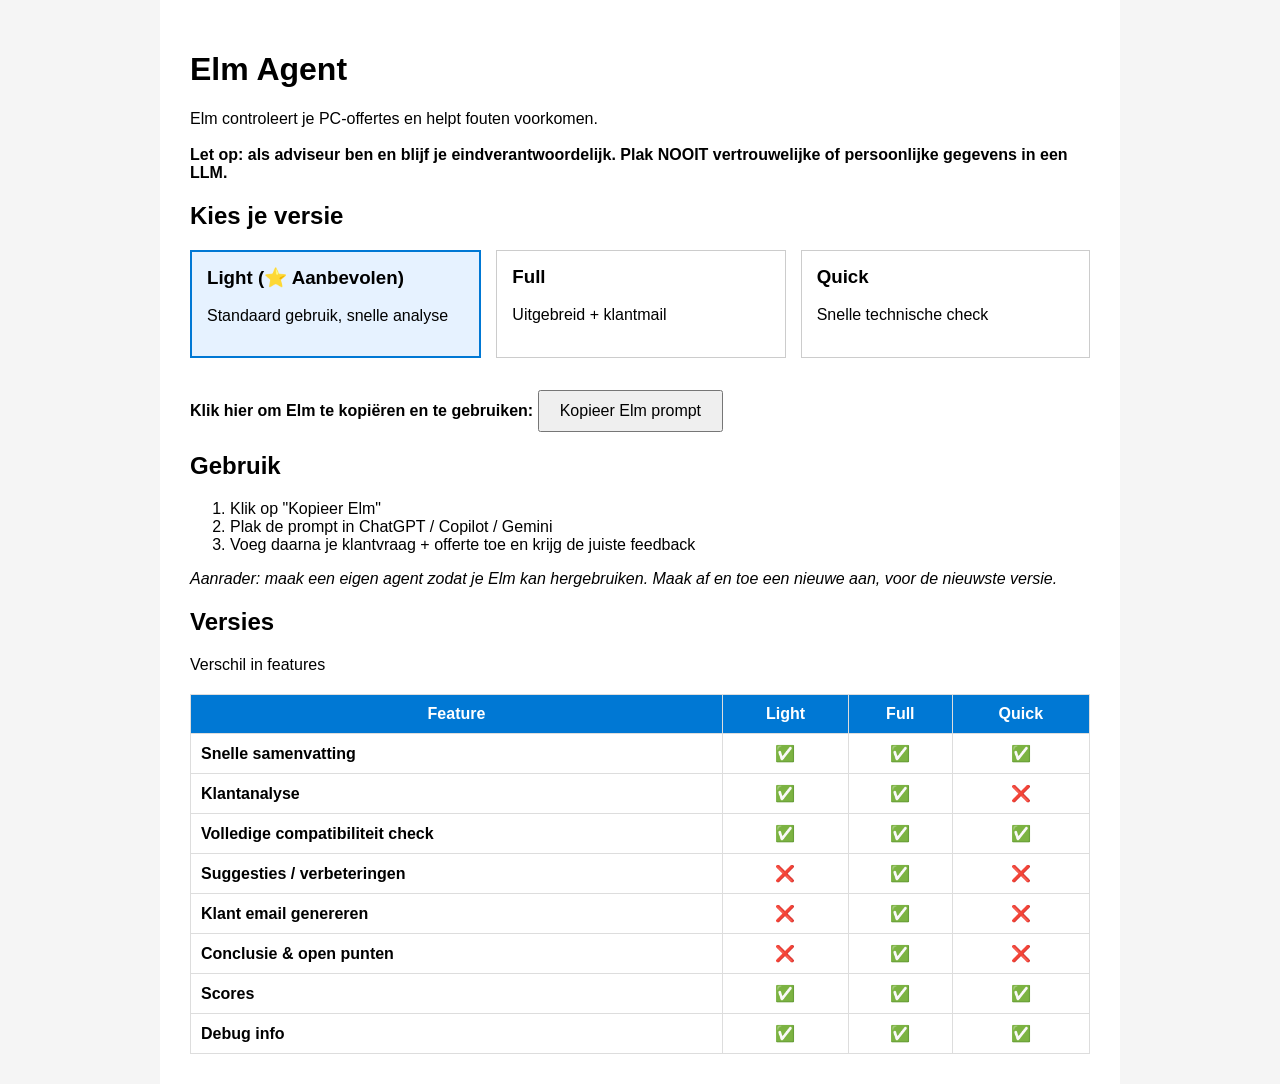
<file: docs/index.html>
<!DOCTYPE html>
<html>
<head>
  <title>Elm Agent</title>
  <meta charset="UTF-8">
  <link rel="stylesheet" href="styles.css">
</head>
<body>

<div class="container">

  <h1>Elm Agent</h1>

  <p class="intro">
  Elm controleert je PC-offertes en helpt fouten voorkomen.
  
  </br></br>
  <b>Let op: als adviseur ben en blijf je eindverantwoordelijk. Plak NOOIT vertrouwelijke of persoonlijke gegevens in een LLM.</b>
  </p>

  <h2>Kies je versie</h2>

  <div class="cards">

    <div class="card active" onclick="selectBuild('elm-light.txt', this)">
      <h3>Light (⭐ Aanbevolen)</h3>
      <p>Standaard gebruik, snelle analyse</p>
    </div>

    <div class="card" onclick="selectBuild('elm-full.txt', this)">
      <h3>Full</h3>
      <p>Uitgebreid + klantmail</p>
    </div>

    <div class="card" onclick="selectBuild('elm-quick.txt', this)">
      <h3>Quick</h3>
      <p>Snelle technische check</p>
    </div>

  </div>
  <p id="versionLabel" class="version"></p>
<b>Klik hier om Elm te kopiëren en te gebruiken:</b>
  <button class="copy-btn" onclick="copyPrompt()">Kopieer Elm prompt</button>

<h2>Gebruik</h2>

<ol>
  <li>Klik op "Kopieer Elm"</li>
  <li>Plak de prompt in ChatGPT / Copilot / Gemini</li>
  <li>Voeg daarna je klantvraag + offerte toe en krijg de juiste feedback</li>
</ol>
<p><i>Aanrader: maak een eigen agent zodat je Elm kan hergebruiken. Maak af en toe een nieuwe aan, voor de nieuwste versie.</i></p>

<h2>Versies</h2>
<p>
Verschil in features
</p>
<table class="feature-table">

  <tr>
    <th>Feature</th>
    <th>Light</th>
    <th>Full</th>
    <th>Quick</th>
  </tr>

  <tr>
    <td>Snelle samenvatting</td>
    <td>✅</td>
    <td>✅</td>
    <td>✅</td>
  </tr>

  <tr>
    <td>Klantanalyse</td>
    <td>✅</td>
    <td>✅</td>
    <td>❌</td>
  </tr>

  <tr>
    <td>Volledige compatibiliteit check</td>
    <td>✅</td>
    <td>✅</td>
    <td>✅</td>
  </tr>

  <tr>
    <td>Suggesties / verbeteringen</td>
    <td>❌</td>
    <td>✅</td>
    <td>❌</td>
  </tr>

  <tr>
    <td>Klant email genereren</td>
    <td>❌</td>
    <td>✅</td>
    <td>❌</td>
  </tr>

  <tr>
    <td>Conclusie & open punten</td>
    <td>❌</td>
    <td>✅</td>
    <td>❌</td>
  </tr>

  <tr>
    <td>Scores</td>
    <td>✅</td>
    <td>✅</td>
    <td>✅</td>
  </tr>

  <tr>
    <td>Debug info</td>
    <td>✅</td>
    <td>✅</td>
    <td>✅</td>
  </tr>

</table>

</div>
  <div id="toast" class="toast">Elm gekopieerd!</div>
  <script src="script.js"></script>
</body>
</html>
</file>
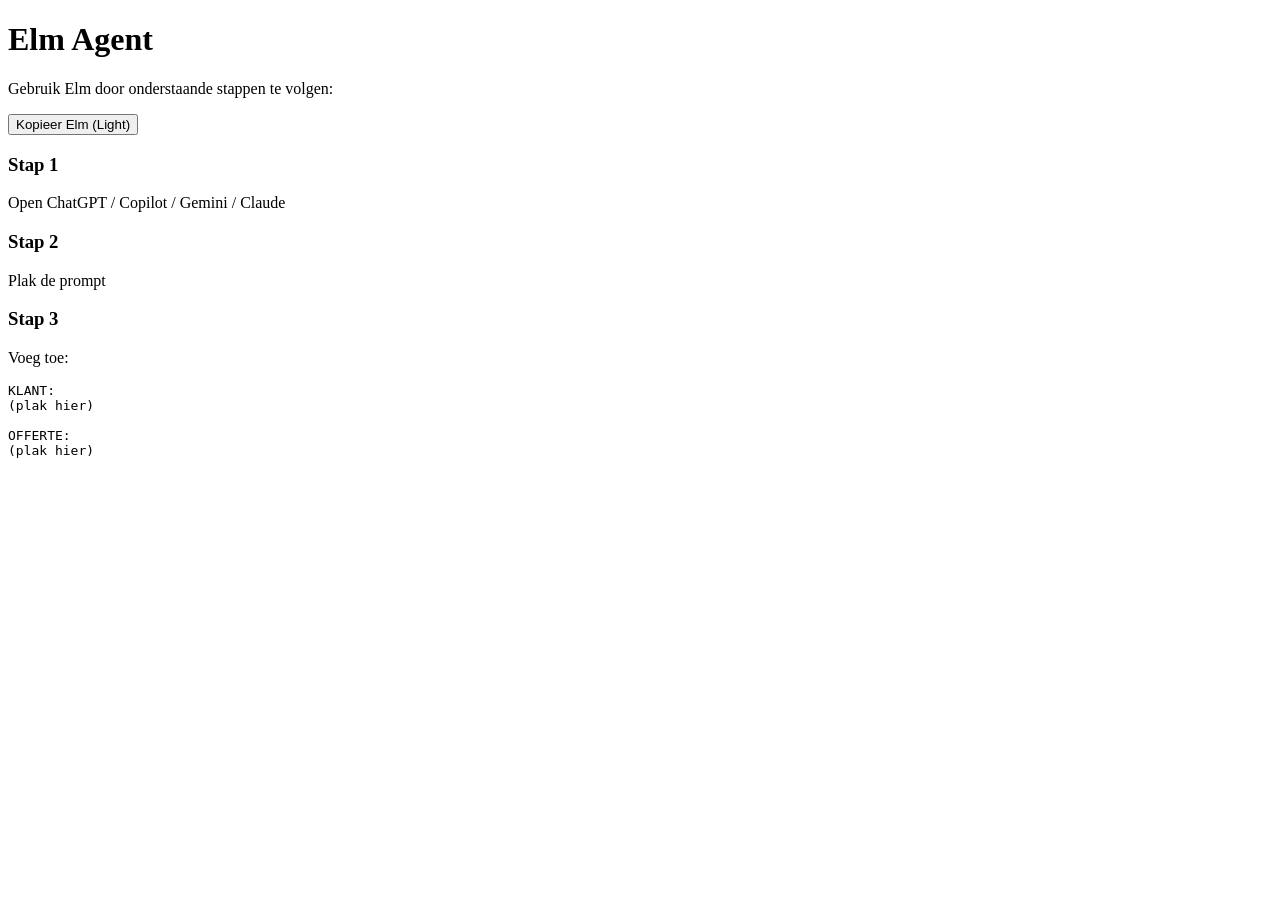
<file: web/index.html>
<!DOCTYPE html>
<html>
<head>
  <title>Elm Agent</title>
  <meta charset="UTF-8">
</head>
<body>

<h1>Elm Agent</h1>

<p>Gebruik Elm door onderstaande stappen te volgen:</p>

<button onclick="copyPrompt()">Kopieer Elm (Light)</button>

<h3>Stap 1</h3>
<p>Open ChatGPT / Copilot / Gemini / Claude</p>

<h3>Stap 2</h3>
<p>Plak de prompt</p>

<h3>Stap 3</h3>
<p>Voeg toe:</p>

<pre>
KLANT:
(plak hier)

OFFERTE:
(plak hier)
</pre>

<script>
async function copyPrompt() {
    const url = "https://raw.githubusercontent.com/miniGiovanni/elm-offer-agent/main/builds/elm-light.txt";
    const res = await fetch(url);
    const text = await res.text();

    const full = text + "\n\n--- INPUT ---\nKLANT:\n\nOFFERTE:\n";

    await navigator.clipboard.writeText(full);
    alert("Elm prompt gekopieerd!");
}
</script>

</body>
</html>
</file>
<file: docs/styles.css>
body {
  font-family: Arial;
  background: #f5f5f5;
  margin: 0;
}

.container {
  max-width: 900px;
  margin: auto;
  background: white;
  padding: 30px;
}

.cards {
  display: flex;
  gap: 15px;
}

.card {
  border: 1px solid #ccc;
  padding: 15px;
  cursor: pointer;
  flex: 1;
}

.card:hover {
  background: #f0f0f0;
}

.card.active {
  border: 2px solid #0078d4;
  background: #e6f2ff;
}

.copy-btn {
  margin-top: 20px;
  padding: 10px 20px;
  font-size: 16px;
}

.feature-table {
  width: 100%;
  border-collapse: collapse;
  margin-top: 20px;
}

.feature-table th, .feature-table td {
  border: 1px solid #ddd;
  padding: 10px;
  text-align: center;
}

.feature-table th {
  background-color: #0078d4;
  color: white;
}

.feature-table td:first-child {
  text-align: left;
  font-weight: bold;
}

.card.active {
  border: 2px solid #0078d4;
  background: #e6f2ff;
}

.feature-table tr:hover {
  background-color: #f5f5f5;
}

.toast {
  visibility: hidden;
  min-width: 250px;
  background-color: #333;
  color: #fff;
  text-align: center;
  border-radius: 5px;
  padding: 10px;
  position: fixed;
  top: 20px;
  right: 20px;
  z-index: 1000;
  opacity: 0;
  transition: opacity 0.3s ease;
}

.toast.show {
  visibility: visible;
  opacity: 1;
}

.card.active:first-child {
  border: 2px solid #0078d4;
  background: #e6f2ff;
}

.card h3 {
  margin-top: 0;
}

.version {
  font-size: 12px;
  color: #666;
  margin-top: 5px;
}

.card {
  transition: transform 0.1s ease;
}

.card:hover {
  transform: scale(1.02);
}
</file>
